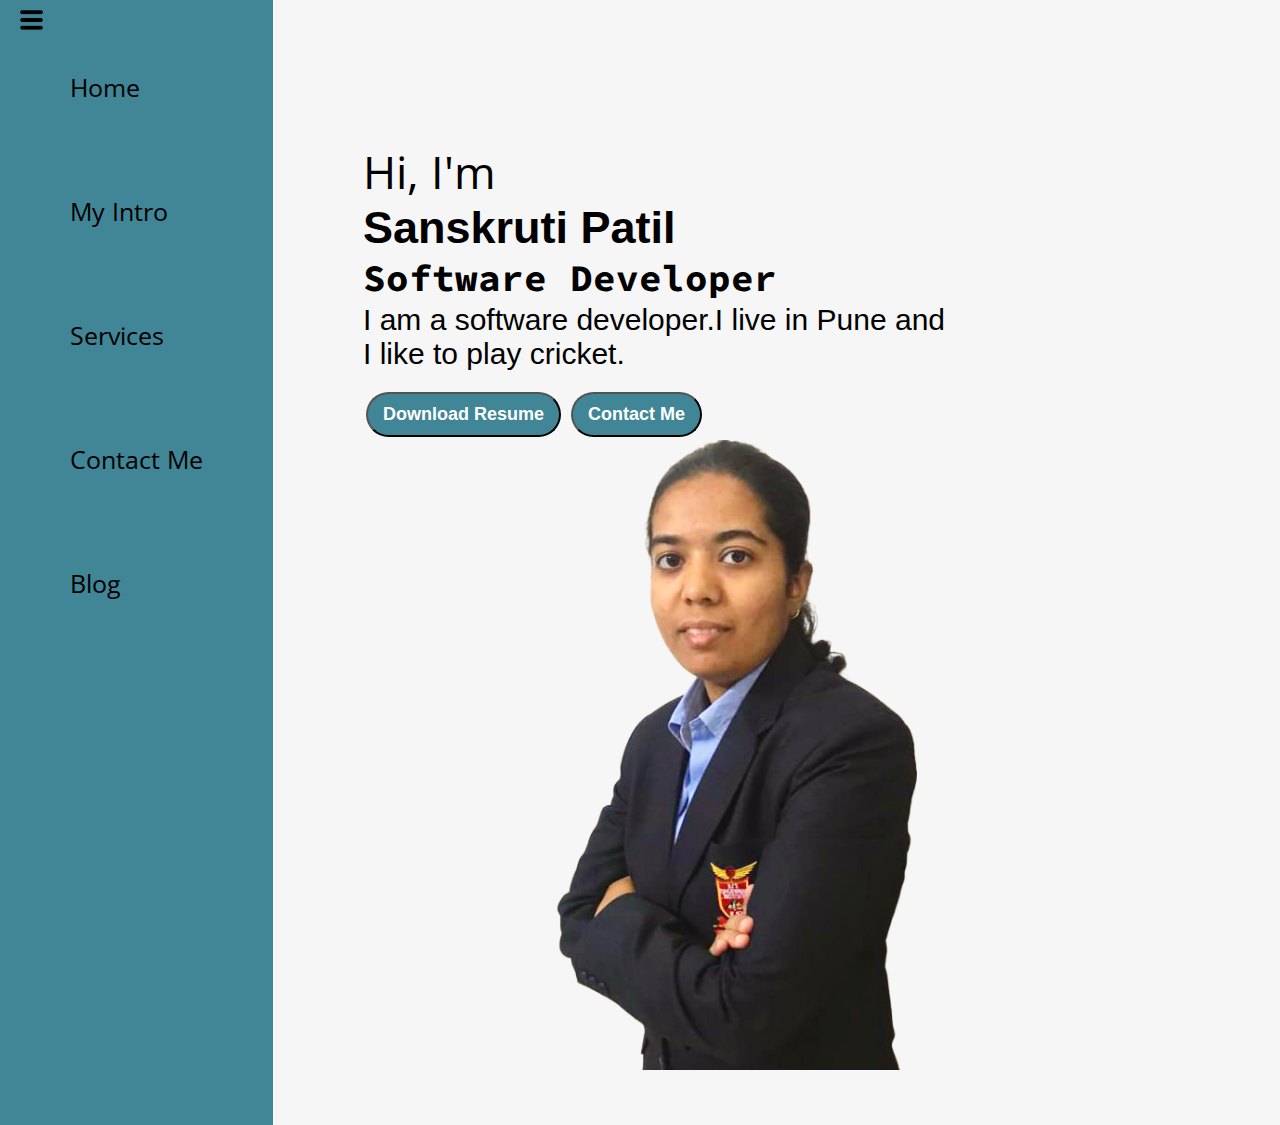
<file: index.html>
<!DOCTYPE html>
<html lang="en">
<head>
    <meta charset="UTF-8">
    <meta http-equiv="X-UA-Compatible" content="IE=edge">
    <meta name="viewport" content="width=device-width, initial-scale=1.0">
    <title>Sanskruti-Software Developer</title>
    <link rel="stylesheet" href="style.css">
</head>
<body>
    <div class="container">

   
<div class="sidebar">
    
    <nav>
        <ul>
            <li><a href="/">Home</a></li>
            <li><a href="intro.html">My Intro</a></li>
            <li><a href="services.html">Services</a></li>
            <li><a href="contact.html">Contact Me</a></li>
            <li><a href="blog.html">Blog</a></li>
        </ul>
        </nav>
</div> 
<div class="main">
    <div class="main">
        <div class="hamburger">
            <img class="ham" src="ham.png" alt="" width="23">
            <img class="cross" src="cross.png" alt="" width="23">
        </div>
   <div class="infoContainer">
    <div class="devInfo">
<div class="hello">Hi, I'm </div>
<div class="name">Sanskruti Patil</div>
<div class="about"><b>Software Developer</b></div>
<div class="moreabout">
I am a software developer.I live in Pune and <br>
I like to play cricket.
</div>
<div class="buttons">
    <a href="resume 1.pdf" target="_blank">
    <button class="btn">Download Resume</button></a>
    <a href="contact.html">
    <button class="btn">Contact Me</button></a>
</div>
    </div>
    <div class="devPic"><img src="dev.png" alt="Sanskruti">

    </div>
   </div>
</div> 
</div>  
<script src="script.js"></script>
</body>
</html>
</file>
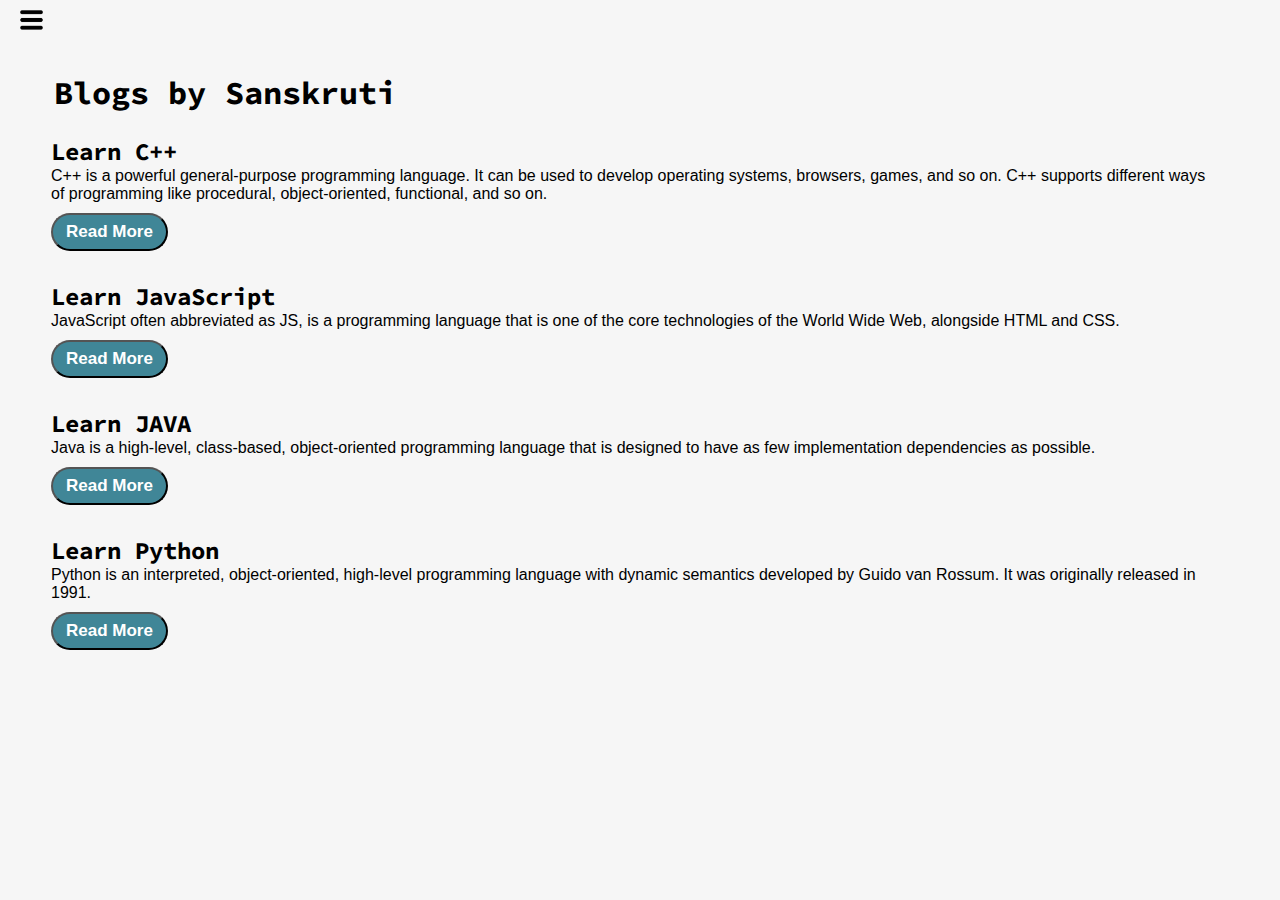
<file: blog.html>
<!DOCTYPE html>
<html lang="en">
<head>
    <meta charset="UTF-8">
    <meta http-equiv="X-UA-Compatible" content="IE=edge">
    <meta name="viewport" content="width=device-width, initial-scale=1.0">
    <title>Sanskruti Patil-Software Developer</title>
    <link rel="stylesheet" href="style.css">
</head>
<body>
    <div class="container">

   
        <div class="sidebar sidebarGo">
    
    <nav>
        <ul>
            <li><a href="/">Home</a></li>
            <li><a href="/intro.html">My Intro</a></li>
            <li><a href="/services.html">Services</a></li>
            <li><a href="/contact.html">Contact Me</a></li>
            <li><a href="/blog.html">Blog</a></li>
        </ul>
        </nav>
</div> 
<div class="main">
    <div class="hamburger">
        <img class="ham" src="ham.png" alt="" width="23">
        <img class="cross" src="cross.png" alt="" width="23">
    </div>
   <div class="blogContainer">
    <h1>Blogs by Sanskruti </h1>
    <div class="blogItem">
    <h2>Learn C++  </h2>
    <p>C++ is a powerful general-purpose programming language. It can be used to develop operating systems, browsers, games, and so on. C++ supports different ways of programming like procedural, object-oriented, functional, and so on.</p>
    <a href="https://www.w3schools.com/cpp/">
    <button class="btn btn-sm">Read More</button></a>
</div>
<div class="blogItem">
    <h2>Learn JavaScript </h2>
    <p>JavaScript often abbreviated as JS, is a programming language that is one of the core technologies of the World Wide Web, alongside HTML and CSS.</p>
    <a href="https://www.w3schools.com/js/">
    <button class="btn btn-sm">Read More</button></a>
</div>
<div class="blogItem">
    <h2>Learn JAVA </h2>
    <p>Java is a high-level, class-based, object-oriented programming language that is designed to have as few implementation dependencies as possible.</p>
    <a href="https://www.w3schools.com/java/">
    <button class="btn btn-sm">Read More</button></a>
</div>
<div class="blogItem">
    <h2>Learn Python </h2>
    <p>Python is an interpreted, object-oriented, high-level programming language with dynamic semantics developed by Guido van Rossum. It was originally released in 1991.</p>
    <a href="https://www.w3schools.com/python/">
    <button class="btn btn-sm">Read More</button></a>
</div>
   </div>
</div> 
</div> 
<script src="script.js"></script> 
</body>
</html>
</file>
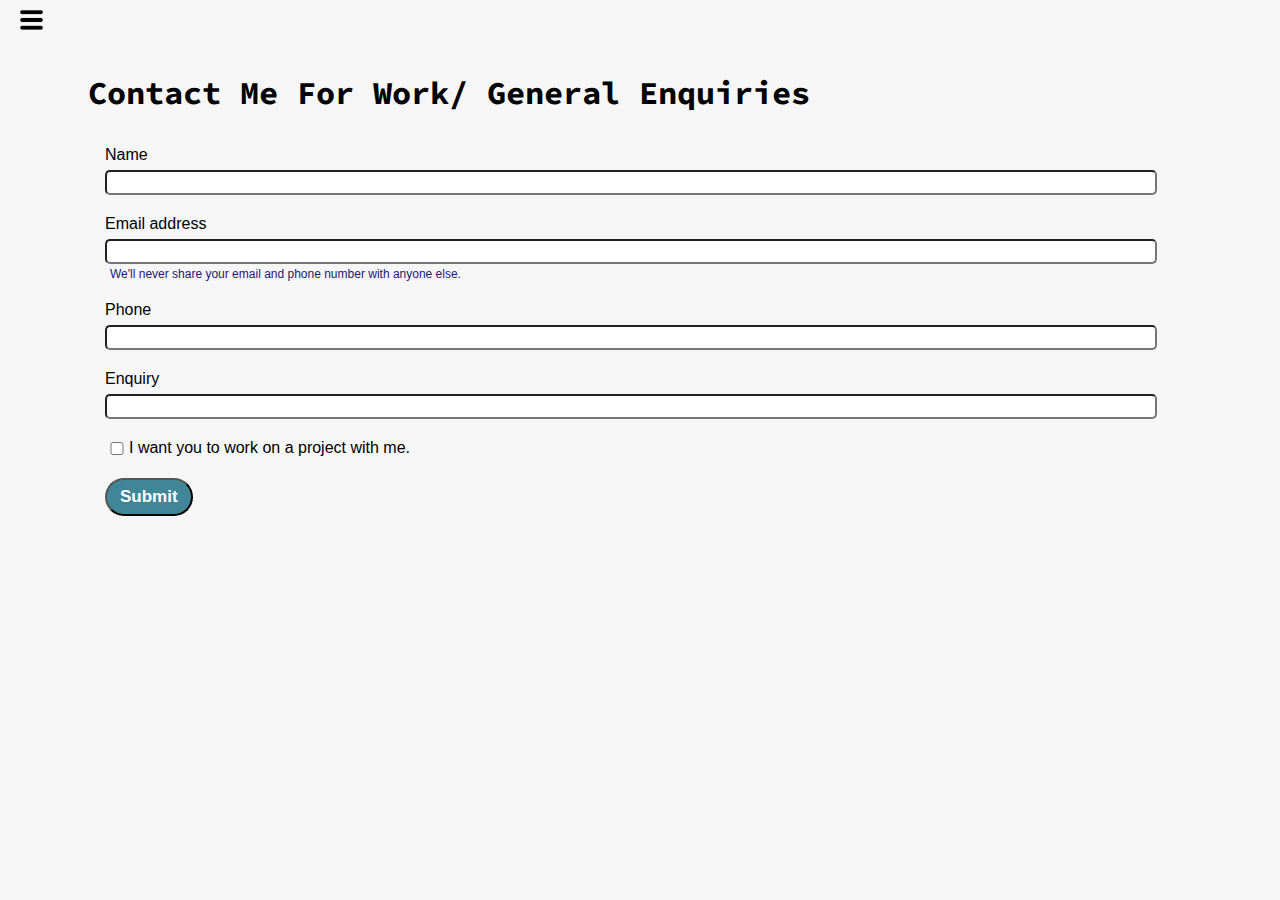
<file: contact.html>
<!DOCTYPE html>
<html lang="en">
<head>
    <meta charset="UTF-8">
    <meta http-equiv="X-UA-Compatible" content="IE=edge">
    <meta name="viewport" content="width=device-width, initial-scale=1.0">
    <title>Sanskruti Patil-Software Developer</title>
    <link rel="stylesheet" href="style.css">
</head>
<body>
    <div class="container">

   
      <div class="sidebar sidebarGo">
    
    <nav>
        <ul>
            <li><a href="/">Home</a></li>
            <li><a href="/intro.html">My Intro</a></li>
            <li><a href="/services.html">Services</a></li>
            <li><a href="/contact.html">Contact Me</a></li>
            <li><a href="/blog.html">Blog</a></li>
        </ul>
        </nav>
</div> 
<div class="main">
  <div class="hamburger">
    <img class="ham" src="ham.png" alt="" width="23">
    <img class="cross" src="cross.png" alt="" width="23">
</div>
 <div class="contactform">
    <h1>Contact Me For Work/ General Enquiries</h1>
    <form>
        <div class="mb-3">
          <label for="clientname" class="form-label">Name</label>
          <input type="name" class="form-control" id="clientname" aria-describedby="emailHelp">
        </div>
        <div class="mb-3">
            <label for="clientemail" class="form-label">Email address</label>
            <input type="email" class="form-control" id="clientemail" aria-describedby="emailHelp">
            <div id="emailHelp" class="form-text">We'll never share your email and phone number with anyone else.</div>
          </div>
        <div class="mb-3">
          <label for="clientphone" class="form-label">Phone</label>
          <input type="phone" class="form-control" id="clientphone">
        </div>
        <div class="mb-3">
            <label for="clientname" class="form-label">Enquiry</label>
            <input type="name" class="form-control" id="clientname" aria-describedby="emailHelp">
          </div>
        <div class="mb-3" id="form-check">
          <input type="checkbox" class="form-check-input" id="isclient">
          <label class="form-check-label" for="isclient">I want you to work on a project with me.</label>
        </div>
       
        <button type="submit" class="btn btn-sm">Submit</button>
      </form>
 </div>
</div>  
<script src="script.js"></script>
</body>
</html>
</file>
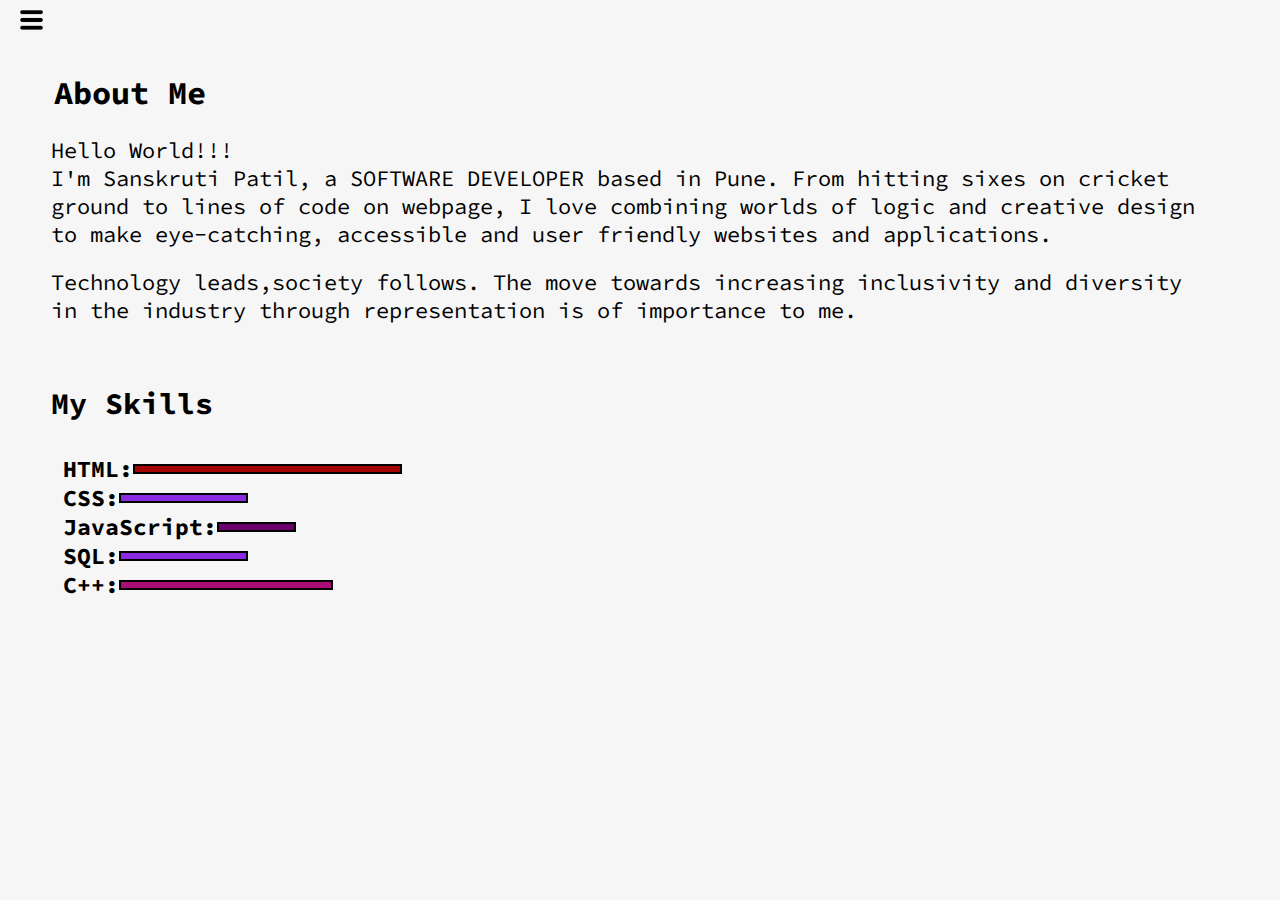
<file: intro.html>
<!DOCTYPE html>
<html lang="en">
    <head>
        <meta charset="UTF-8">
        <meta http-equiv="X-UA-Compatible" content="IE=edge">
        <meta name="viewport" content="width=device-width, initial-scale=1.0">
        <title>Sanskruti-Software Developer</title>
        <link rel="stylesheet" href="style.css">
    </head>
<body>
    <class="container">

   
<div class="sidebar sidebarGo">
    
    <nav>
        <ul>
            <li><a href="/">Home</a></li>
            <li><a href="/intro.html">My Intro</a></li>
            <li><a href="/services.html">Services</a></li>
            <li><a href="/contact.html">Contact Me</a></li>
            <li><a href="/blog.html">Blog</a></li>
        </ul>
        </nav>
</div> 
<div class="main">
    <div class="hamburger">
        <img class="ham" src="ham.png" alt="" width="23">
        <img class="cross" src="cross.png" alt="" width="23">
    </div>
    <div class="intro">
<h1>About Me</h1>
<p>Hello World!!!<br>
I'm Sanskruti Patil, a SOFTWARE DEVELOPER based in Pune. From hitting sixes on cricket ground to lines of code on webpage, I love combining worlds of logic and creative design to make eye-catching, accessible and user friendly websites and applications.</p>
<p>Technology leads,society follows. The move towards increasing inclusivity and diversity in the industry through representation is of importance to me.</p>
   <h2>My Skills</h2>
   <div class="skillContainer">
    <div class="skillItem"> HTML: <div class="skill hundred" ></div></div>
    <div class="skillItem">CSS: <div class="skill fifty"></div></div>
    <div class="skillItem">JavaScript: <div class="skill t5"></div></div>
    <div class="skillItem">SQL: <div class="skill fifty"></div></div>
    <div class="skillItem">C++: <div class="skill s5"></div></div>
    </div> 
    
    </div>
    </div>
    </div> 
    <script src="script.js"></script>
    </body>
    </html>
</file>
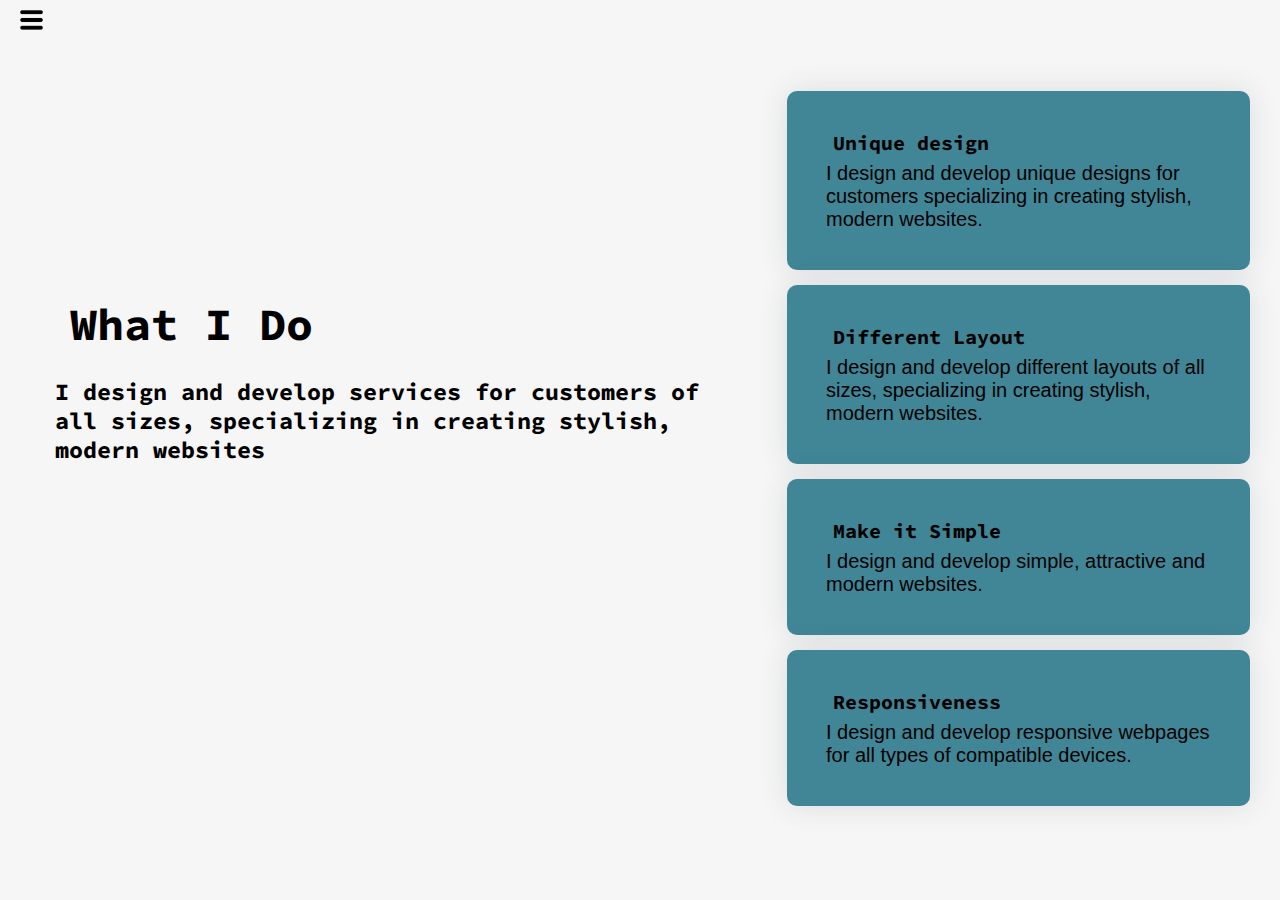
<file: services.html>
<!DOCTYPE html>
<html lang="en">
<head>
    <meta charset="UTF-8">
    <meta http-equiv="X-UA-Compatible" content="IE=edge">
    <meta name="viewport" content="width=device-width, initial-scale=1.0">
    <title>Sanskruti-Software Developer</title>
    <link rel="stylesheet" href="style.css">
</head>
<body>
    <div class="container">

   
<div class="sidebar sidebarGo">
    
    <nav>
        <ul>
            <li><a href="/">Home</a></li>
            <li><a href="/intro.html">My Intro</a></li>
            <li><a href="/services.html">Services</a></li>
            <li><a href="/contact.html">Contact Me</a></li>
            <li><a href="/blog.html">Blog</a></li>
        </ul>
        </nav>
</div> 
<div class="main">
    <div class="hamburger">
        <img class="ham" src="ham.png" alt="" width="23">
        <img class="cross" src="cross.png" alt="" width="23">
    </div>
</div> 
</div> 
<section class="section services-section" id="services">
    <div class="container">
        <div class="row">
            <div class="col-lg-6">
                <div class="section-title">
                    <div class="secInfo1">
                    <h2>What I Do</h2></div>
                    <div class="secInfo2">

                    <h3>I design and develop services for customers of all sizes, specializing in creating stylish, modern websites</h3></div>
                </div>
            </div>
        </div>
        <div class="blocks">
            <!-- feaure box -->
            <div class="col-sm-6 col-lg-4">
                <div class="feature-box-1">
                   
                    <div class="feature-content">
                        <h1>Unique design</h1>
                        <p>I design and develop unique designs for customers specializing in creating stylish, modern websites.</p>
                    </div>
                </div>
            </div>
            <!-- / -->
            <!-- feaure box -->
            <div class="col-sm-6 col-lg-4">
                <div class="feature-box-1">
                    
                    <div class="feature-content">
                        <h1>Different Layout</h1>
                        <p>I design and develop different layouts of all sizes, specializing in creating stylish, modern websites.</p>
                    </div>
                </div>
            </div>
            <!-- / -->
            <!-- feaure box -->
            <div class="col-sm-6 col-lg-4">
                <div class="feature-box-1">
                   
                    <div class="feature-content">
                        <h1>Make it Simple</h1>
                        <p>I design and develop simple, attractive and modern websites.</p>
                    </div>
                </div>
            </div>
            <!-- / -->
            <!-- feaure box -->
            <div class="col-sm-6 col-lg-4">
                <div class="feature-box-1">
                   
                    <div class="feature-content">
                        <h1>Responsiveness</h1>
                        <p>I design and develop responsive webpages for all types of compatible devices.</p>
                    </div>
                </div>
            </div>
        
        </div>
    </div>
</section> 
<script src="script.js"></script> 
</body>
</html>
</file>
<file: style.css>
@import url('https://fonts.googleapis.com/css2?family=Open+Sans:wght@500&display=swap');
@import url('https://fonts.googleapis.com/css2?family=Source+Code+Pro:wght@300&display=swap');
body{
    background-color: #F6F6F6;
}
*{
    margin: 0;
    padding: 0;
}

.sidebar{
    position: absolute;
    background-color :#408697;
    font-family: 'Open Sans', sans-serif;
    height:125vh;
    transition: transform 0.3s ease-in;
}
.sidebar nav{
   
    padding: 25px;

}
.sidebar nav li{
    list-style: none;
    font-size: 25px;
    
    padding:45px;
}
.sidebar nav li a {
  text-decoration: none;  
  color: black;
}
.main{
   /* background-color: yellow;*/
    width:95vw;
    padding: 23px;
}
.container{
    display: flex;

}

.infoContainer{
   /* background-color: rgb(236, 20, 132);*/
   height:65vh;
   width:63vw;
   margin: 95px auto;
   display:flex;
   justify-content: space-around;
   flex-wrap: wrap;
}
.devInfo{
    font-size: 15px;
    display:flex;
    justify-content: space-around;
    flex-direction: column;
    font-family: 'Source Code Pro', monospace;

}
.hello{
    font-size: 3em;
    font-family: 'Open Sans', sans-serif;
}
.name{
    font-size: 3em;
    font-weight:bold ;
    font-family: 'Ysabeau SC', sans-serif;
}
.about{
    font-size: 2.5em;
}
.moreabout{
    font-size: 2em;
    margin-top: 2px;
    font-family: 'Ysabeau SC', sans-serif;
}.buttons{
    margin-top: 3em;
    font-size: 20px;
}

.btn{
padding:10px 15px;
border-radius: 23px;
color: white;
background-color: #408697;
font-weight: bold;
font-size: 3em;
margin: 3px 3px;
cursor:pointer;
}

.btn-sm{
font-size: 17px;
padding: 7px 13px;
margin: 10px 0;
}
.btn:hover{
background-color: white;
color: rgb(0, 0, 0);
}
.devPic img{
    height:70vh;
    margin-left: 160px;
  
}
.contactform{  
    margin: 88px; 
padding:0 34px;

font-family: 'Ysabeau SC', sans-serif; 

}
.contactform h1{
   /* padding: 12px 0;*/
   font-family: 'Source Code Pro', monospace;  
}
.contactform form div{
    padding: 10px 0;
    display:flex;
    flex-direction: column;
}
.contactform form div input{
  /* width: 26vw;*/
   border-radius: 5px;
   margin: 6px 0 0 0;
   padding: 3px;
}
.contactform form {
    margin: 0 40px;
  }

#emailHelp{
    font-size: 12px;
    color: midnightblue;
    margin: 0 5px;
    padding: 3px 0 0 0;
}
#form-check{
flex-direction: row;
}
#form-check input{
    width: 24px;
    margin: 3px 0;

}
.blogItem{
margin: 20px;
font-family: 'Source Code Pro', monospace;
}
.blogContainer{
    margin: 88px;
}
h1{
font-family: 'Source Code Pro', monospace;
margin: 23px;
}

p{
font-family: 'Ysabeau SC', sans-serif; 
}
.intro{
    margin: 88px;
}
.intro h2
{
    font-family: 'Source Code Pro', monospace;
    margin:20px;
    margin-top: 60px;
    font-size: 30px;
}
.intro p{
    font-family: 'Source Code Pro', monospace;
    margin:20px;
    font-size: 22px;
}
.skillContainer{
    padding:12px;
    margin: 20px;
    font-size: 23px;

}
.skillItem{
    display:flex;
    align-items: center;
    font-family: 'Source Code Pro', monospace;
    font-weight: bold;
}
.skill{
    width:265px;
    height:6px;
    background-color: red;
    border: 2px solid black;
}
.hundred{
    width:265px;
    background-color: rgb(164, 4, 4);
}
.fifty{
    width:125px;
    background-color: blueviolet;
}
.t5{
    width:75px;
    background-color: rgb(108, 1, 110);
}
.s5{
    width:210px;
    background-color: rgb(171, 13, 118);
}
.sidebarGo{
    transform:translate(-443px ,0px);
    position:absolute;
}
.hamburger{
    position:absolute;
    cursor: pointer;
    top:10px;
    left:10px;
}
.ham{
    margin-left: 10px;
}
.cross{
    margin-left: 220px;

}
@media (max-width:90px){

    /*.sidebar{
        transform:translate(-443px ,0px);
        position:absolute;
    }*/
    }
.buttons{
    font-size: 6px;
}

.devInfo{
    font-size: 15px;
}
.intro, .blogContainer, .contactform{
    margin: 50px 8px;
}






.feature-box-1 {
    background-color: #408697;
    padding: 32px;
    box-shadow: 0 0 30px rgba(31, 45, 61, 0.125);
    margin: 15px 0;
    position: relative;
    z-index: 1;
    border-radius: 10px;
    overflow: hidden;
    top: 0;
  }
  .feature-box-1 * {
    
    margin: 7px;
    font-size: 20px;
  }
  
  .feature-box-1 .icon {
    width: 70px;
    height: 70px;
    line-height: 70px;
    background: #fc5356;
    color: #ffffff;
    text-align: center;
    border-radius: 50%;
    margin-bottom: 22px;
    font-size: 27px;
  .feature-box-1 .icon i {
    line-height: 70px;
  }
  }
  .feature-box-1 h5 {
    color: #20247b;
    font-weight: 600;
  }
  .feature-box-1 p {
    margin: 0;
  }
  
  .feature-box-1:hover {
    top: -5px;
  }
  .feature-box-1:hover h5 {
    color: #ffffff;
  }
  .feature-box-1:hover p {
    color: rgba(255, 255, 255, 0.8);
  }
  .feature-box-1:hover:after {
    width: 100%;
    height: 100%;
    border-radius: 10px;
    left: 0;
    right: auto;
  }
  .section {
    font-size: 16px;
    display:flex;
    justify-content: center;
    flex-direction: column;
    font-family: 'Source Code Pro', monospace;
  }
  .section-title {
      padding-bottom: 45px;
      margin: 25px;
      margin-left: 55px;
  }

  
  .section-title h2 {
      font-weight: 700;
      color:black;
      font-size: 45px;
      margin: 0 0 15px;
      
      padding-left: 15px;
  }
  .secInfo1{
    font-size: 30px;
    margin-top: 250px;
  }
  .secInfo2{
    font-size: 20px;
    margin-top: 25px;
  }
  .blocks{
    margin: 30px;
  }
</file>
